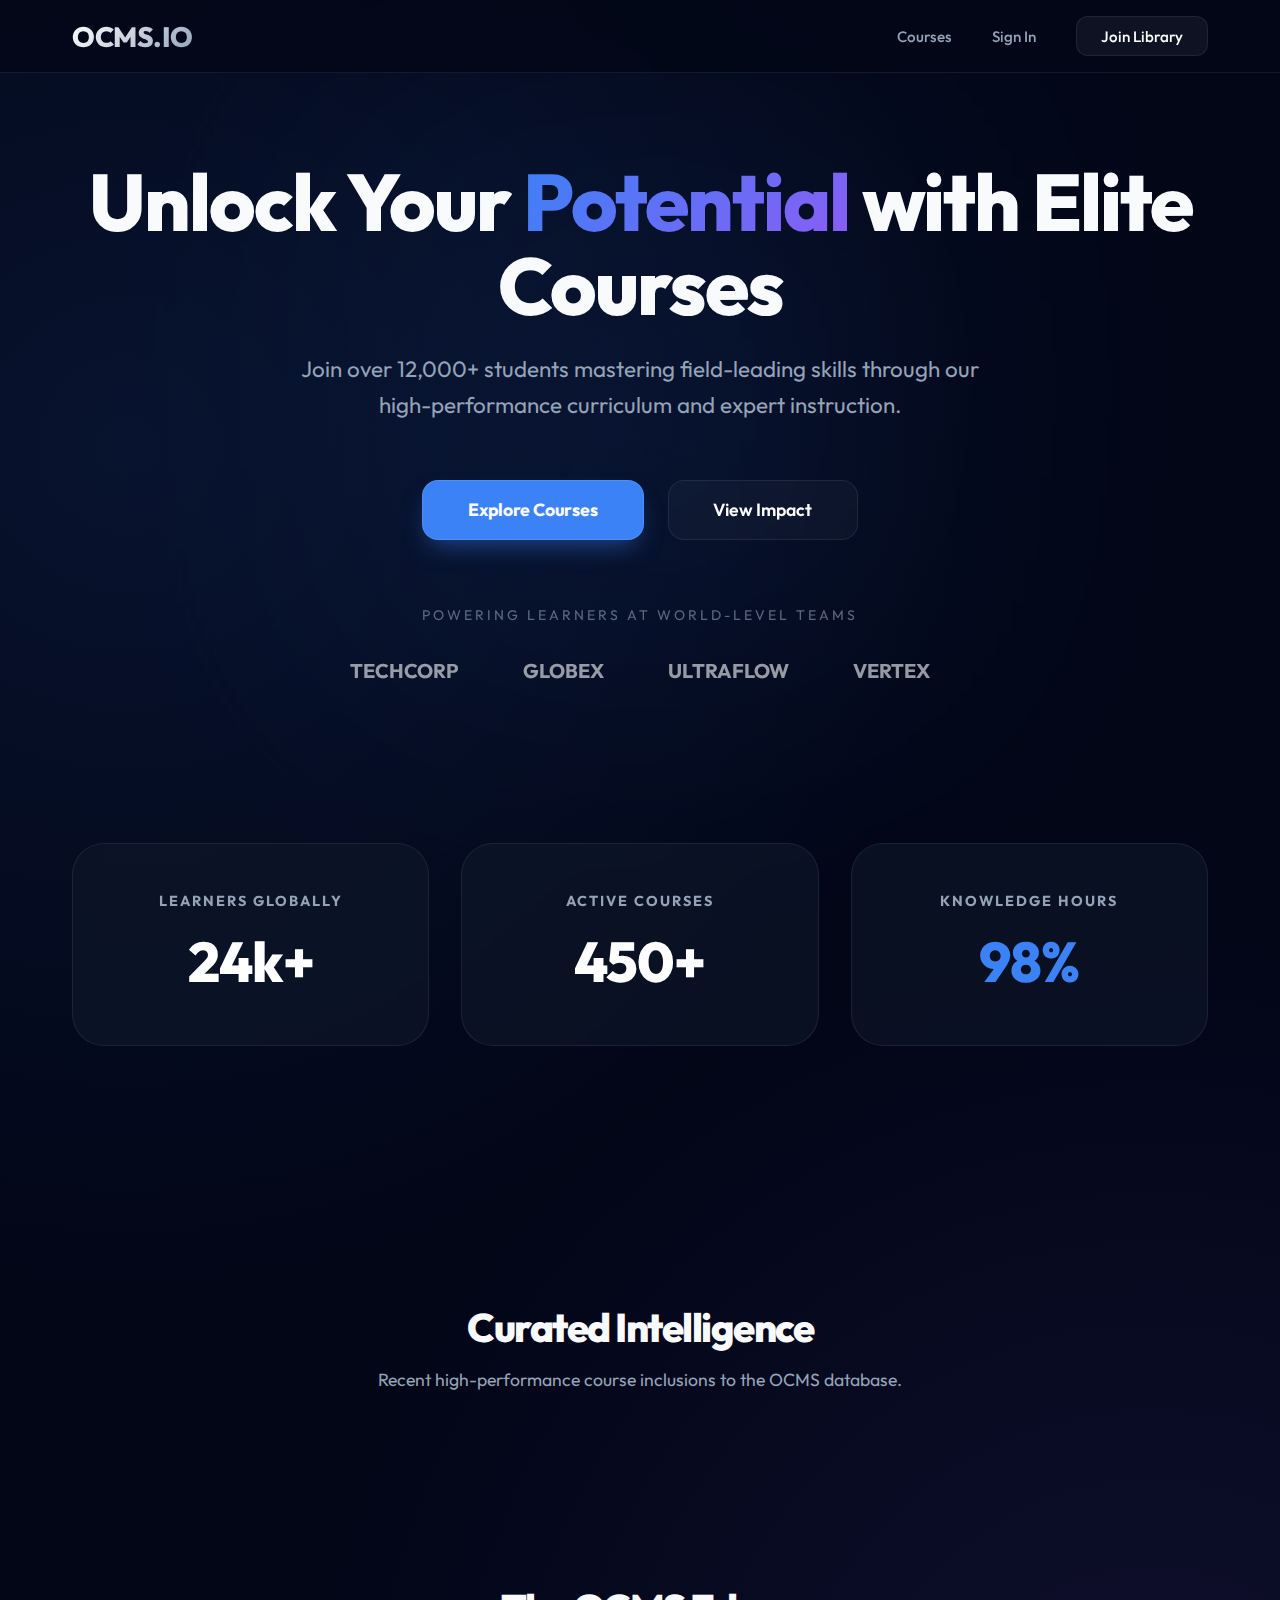
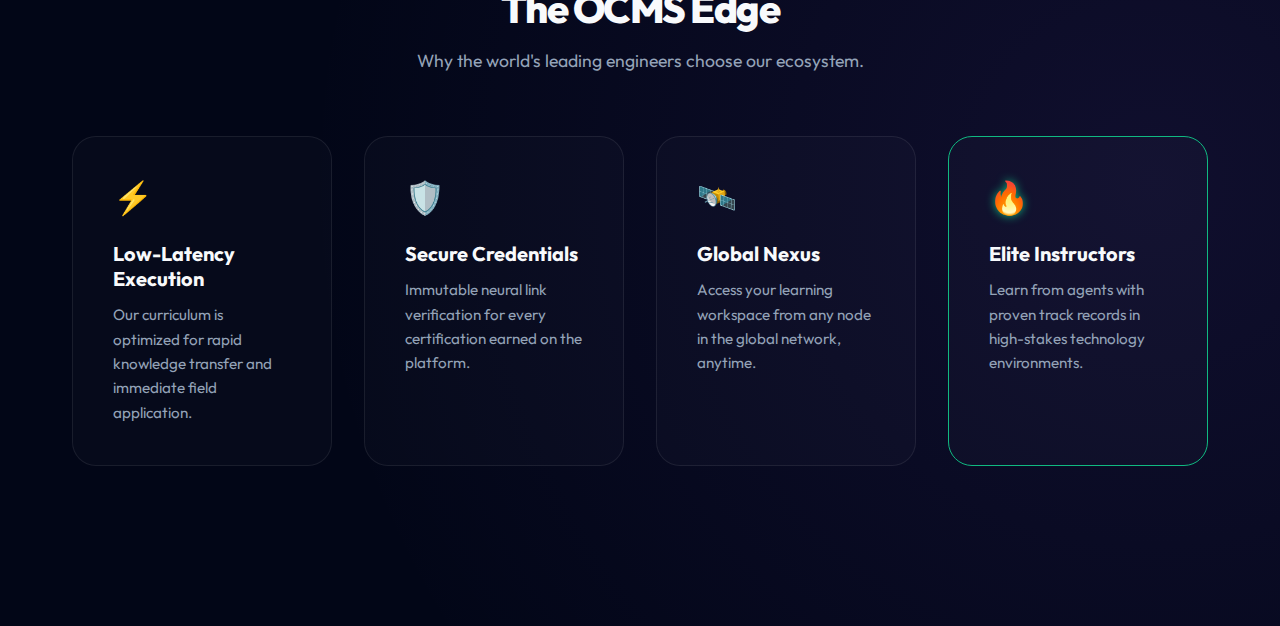
<file: ocms/frontend/index.html>
<!DOCTYPE html>
<html lang="en">

<head>
    <meta charset="UTF-8">
    <meta name="viewport" content="width=device-width, initial-scale=1.0">
    <title>OCMS.IO - Elite Online Learning Platform</title>
    <link href="https://fonts.googleapis.com/css2?family=Outfit:wght@300;400;500;600;700;800&display=swap"
        rel="stylesheet">
    <style>
        :root {
            --bg-color: #020617;
            --primary: #3b82f6;
            --primary-glow: rgba(59, 130, 246, 0.5);
            --secondary: #8b5cf6;
            --secondary-glow: rgba(139, 92, 246, 0.5);
            --accent: #10b981;
            --card-bg: rgba(15, 23, 42, 0.6);
            --glass-border: rgba(255, 255, 255, 0.08);
            --text-main: #f8fafc;
            --text-dim: #94a3b8;
            --nav-bg: rgba(2, 6, 23, 0.8);
        }

        * {
            margin: 0;
            padding: 0;
            box-sizing: border-box;
            font-family: 'Outfit', sans-serif;
        }

        body {
            background-color: var(--bg-color);
            color: var(--text-main);
            min-height: 100vh;
            overflow-x: hidden;
            background-image:
                radial-gradient(circle at 10% 20%, rgba(59, 130, 246, 0.1) 0%, transparent 40%),
                radial-gradient(circle at 90% 80%, rgba(139, 92, 246, 0.1) 0%, transparent 40%);
        }

        /* Animations */
        @keyframes float {

            0%,
            100% {
                transform: translateY(0);
            }

            50% {
                transform: translateY(-10px);
            }
        }

        @keyframes fadeIn {
            from {
                opacity: 0;
                transform: translateY(20px);
            }

            to {
                opacity: 1;
                transform: translateY(0);
            }
        }

        @keyframes pulse {
            0% {
                box-shadow: 0 0 0 0 rgba(59, 130, 246, 0.4);
            }

            70% {
                box-shadow: 0 0 0 20px rgba(59, 130, 246, 0);
            }

            100% {
                box-shadow: 0 0 0 0 rgba(59, 130, 246, 0);
            }
        }

        .container {
            max-width: 1200px;
            margin: 0 auto;
            padding: 0 2rem;
        }

        /* Navigation */
        nav {
            position: fixed;
            top: 0;
            left: 0;
            right: 0;
            z-index: 1000;
            background: var(--nav-bg);
            backdrop-filter: blur(12px);
            border-bottom: 1px solid var(--glass-border);
            padding: 1rem 0;
        }

        nav .container {
            display: flex;
            justify-content: space-between;
            align-items: center;
        }

        .logo {
            font-size: 1.75rem;
            font-weight: 800;
            background: linear-gradient(135deg, #fff 0%, var(--text-dim) 100%);
            -webkit-background-clip: text;
            background-clip: text;
            -webkit-text-fill-color: transparent;
            text-decoration: none;
            letter-spacing: -0.5px;
        }

        .nav-links {
            display: flex;
            gap: 2.5rem;
            align-items: center;
        }

        .nav-links a {
            color: var(--text-dim);
            text-decoration: none;
            font-size: 0.95rem;
            font-weight: 500;
            transition: all 0.3s;
        }

        .nav-links a:hover {
            color: var(--primary);
            text-shadow: 0 0 10px var(--primary-glow);
        }

        .nav-links .auth-btn {
            background: rgba(255, 255, 255, 0.05);
            padding: 0.6rem 1.5rem;
            border-radius: 12px;
            border: 1px solid var(--glass-border);
            color: #fff;
        }

        .nav-links .auth-btn:hover {
            background: var(--primary);
            border-color: var(--primary);
            transform: translateY(-2px);
        }

        /* Hero Section */
        .hero {
            padding: 10rem 0 6rem;
            text-align: center;
            position: relative;
        }

        .hero::before {
            content: '';
            position: absolute;
            top: 50%;
            left: 50%;
            transform: translate(-50%, -50%);
            width: 600px;
            height: 600px;
            background: var(--primary-glow);
            filter: blur(150px);
            opacity: 0.15;
            z-index: -1;
        }

        .hero h1 {
            font-size: clamp(3rem, 8vw, 5rem);
            font-weight: 800;
            line-height: 1.05;
            margin-bottom: 1.5rem;
            letter-spacing: -2px;
            animation: fadeIn 0.8s ease-out;
        }

        .hero h1 span {
            background: linear-gradient(135deg, var(--primary), var(--secondary));
            -webkit-background-clip: text;
            background-clip: text;
            -webkit-text-fill-color: transparent;
        }

        .hero p {
            font-size: clamp(1.1rem, 3vw, 1.4rem);
            color: var(--text-dim);
            max-width: 700px;
            margin: 0 auto 3.5rem;
            line-height: 1.6;
            animation: fadeIn 1s ease-out;
        }

        .hero-btns {
            display: flex;
            gap: 1.5rem;
            justify-content: center;
            animation: fadeIn 1.2s ease-out;
        }

        .btn-primary {
            background: var(--primary);
            color: white;
            padding: 1.1rem 2.8rem;
            border-radius: 16px;
            text-decoration: none;
            font-weight: 700;
            font-size: 1.1rem;
            box-shadow: 0 12px 24px -8px var(--primary-glow);
            transition: all 0.4s cubic-bezier(0.175, 0.885, 0.32, 1.275);
            border: 1px solid rgba(255, 255, 255, 0.1);
        }

        .btn-primary:hover {
            transform: translateY(-5px) scale(1.03);
            box-shadow: 0 20px 40px -12px var(--primary-glow);
            background: var(--primary-dark);
        }

        .btn-secondary {
            background: rgba(255, 255, 255, 0.03);
            color: white;
            padding: 1.1rem 2.8rem;
            border-radius: 16px;
            text-decoration: none;
            font-weight: 600;
            font-size: 1.1rem;
            border: 1px solid var(--glass-border);
            backdrop-filter: blur(8px);
            transition: all 0.3s;
        }

        .btn-secondary:hover {
            background: rgba(255, 255, 255, 0.08);
            border-color: var(--text-dim);
            transform: translateY(-3px);
        }

        /* Stats Grid */
        .stats-section {
            padding: 4rem 0 8rem;
        }

        .stats-grid {
            display: grid;
            grid-template-columns: repeat(auto-fit, minmax(280px, 1fr));
            gap: 2rem;
        }

        .stat-card {
            background: var(--card-bg);
            backdrop-filter: blur(12px);
            padding: 3rem 2rem;
            border-radius: 32px;
            border: 1px solid var(--glass-border);
            text-align: center;
            transition: all 0.4s ease;
            position: relative;
            overflow: hidden;
        }

        .stat-card::before {
            content: '';
            position: absolute;
            top: 0;
            left: 0;
            width: 100%;
            height: 4px;
            background: transparent;
            transition: background 0.3s;
        }

        .stat-card:hover {
            transform: translateY(-10px);
            border-color: rgba(59, 130, 246, 0.4);
            background: rgba(30, 41, 59, 0.8);
        }

        .stat-card:hover::before {
            background: var(--primary);
        }

        .stat-card h3 {
            color: var(--text-dim);
            font-size: 0.9rem;
            text-transform: uppercase;
            letter-spacing: 2px;
            margin-bottom: 1rem;
        }

        .stat-card .value {
            font-size: 3.5rem;
            font-weight: 800;
            color: #fff;
            letter-spacing: -1px;
        }

        /* Trusted By */
        .trusted-by {
            text-align: center;
            margin-top: 4rem;
            opacity: 0.6;
        }

        .trusted-by p {
            font-size: 0.875rem;
            text-transform: uppercase;
            letter-spacing: 3px;
            margin-bottom: 2rem;
        }

        .logo-cloud {
            display: flex;
            justify-content: center;
            gap: 4rem;
            filter: grayscale(1);
            flex-wrap: wrap;
        }

        .logo-cloud span {
            font-weight: 700;
            font-size: 1.25rem;
        }

        /* Domain Explorer (Categories) */
        .domain-explorer {
            padding: 2rem 0;
            display: flex;
            justify-content: center;
            gap: 1rem;
            flex-wrap: wrap;
            margin-bottom: 4rem;
        }

        .category-chip {
            padding: 0.6rem 1.4rem;
            background: rgba(255, 255, 255, 0.03);
            border: 1px solid var(--glass-border);
            border-radius: 12px;
            color: var(--text-dim);
            text-decoration: none;
            font-size: 0.9rem;
            font-weight: 600;
            transition: all 0.3s;
            cursor: pointer;
        }

        .category-chip:hover {
            background: var(--primary);
            color: #fff;
            border-color: var(--primary);
            transform: translateY(-2px);
            box-shadow: 0 10px 20px -5px var(--primary-glow);
        }

        /* Curated Course Grid */
        .section-header {
            margin-bottom: 4rem;
            text-align: center;
        }

        .section-header h2 {
            font-size: 2.5rem;
            font-weight: 800;
            letter-spacing: -1.5px;
            margin-bottom: 1rem;
        }

        .section-header p {
            color: var(--text-dim);
            font-size: 1.1rem;
        }

        .curated-grid {
            display: grid;
            grid-template-columns: repeat(auto-fit, minmax(320px, 1fr));
            gap: 2.5rem;
            margin-bottom: 8rem;
        }

        .preview-card {
            background: var(--card-bg);
            border-radius: 28px;
            border: 1px solid var(--glass-border);
            overflow: hidden;
            transition: all 0.4s cubic-bezier(0.4, 0, 0.2, 1);
            text-decoration: none;
            color: inherit;
            display: flex;
            flex-direction: column;
        }

        .preview-card:hover {
            transform: translateY(-10px);
            border-color: rgba(59, 130, 246, 0.4);
            background: rgba(30, 41, 59, 0.8);
        }

        .card-preview-img {
            height: 180px;
            background: linear-gradient(135deg, #1e293b, #0f172a);
            display: flex;
            align-items: center;
            justify-content: center;
            font-size: 3rem;
            position: relative;
        }

        .price-badge {
            position: absolute;
            bottom: 1rem;
            right: 1.5rem;
            background: var(--primary);
            padding: 0.4rem 1rem;
            border-radius: 10px;
            font-weight: 800;
            font-size: 0.85rem;
            box-shadow: 0 4px 12px var(--primary-glow);
        }

        .card-content {
            padding: 1.75rem;
        }

        .card-content h3 {
            font-size: 1.25rem;
            margin-bottom: 0.75rem;
            font-weight: 700;
            line-height: 1.3;
        }

        .card-content p {
            font-size: 0.9rem;
            color: var(--text-dim);
            margin-bottom: 1.5rem;
            line-height: 1.5;
            display: -webkit-box;
            line-clamp: 2;
            -webkit-line-clamp: 2;
            -webkit-box-orient: vertical;
            overflow: hidden;
        }

        /* OCMS Edge Features */
        .features-grid {
            display: grid;
            grid-template-columns: repeat(auto-fit, minmax(250px, 1fr));
            gap: 2rem;
            margin-bottom: 10rem;
        }

        .feature-card {
            padding: 2.5rem;
            border-radius: 24px;
            background: rgba(255, 255, 255, 0.02);
            border: 1px solid var(--glass-border);
            text-align: left;
            transition: all 0.3s;
        }

        .feature-card:hover {
            border-color: var(--secondary-glow);
            background: rgba(255, 255, 255, 0.04);
        }

        .feature-icon {
            font-size: 2rem;
            margin-bottom: 1.5rem;
            display: block;
        }

        .feature-card h4 {
            font-size: 1.25rem;
            margin-bottom: 0.75rem;
            font-weight: 700;
        }

        .feature-card p {
            color: var(--text-dim);
            font-size: 0.95rem;
            line-height: 1.6;
        }

        @media (max-width: 768px) {
            .nav-links {
                display: none;
            }

            .hero-btns {
                flex-direction: column;
            }

            .stat-card {
                padding: 2rem 1.5rem;
            }

            .stat-card .value {
                font-size: 2.5rem;
            }
        }
    </style>
</head>

<body>
    <nav>
        <div class="container">
            <a href="/" class="logo">OCMS.IO</a>
            <div class="nav-links" id="navLinks">
                <a href="/courses/">Courses</a>
                <a href="/dashboard/" id="dashboardLink" style="display: none;">Analytics</a>
                <a href="/login/" id="loginLink">Sign In</a>
                <a href="/register/" id="registerLink" class="auth-btn">Join Library</a>
                <a href="/profile/" id="profileLink" style="display: none;">My Profile</a>
                <a href="#" id="logoutLink" style="display: none; color: #ef4444;">Sign Out</a>
            </div>
        </div>
    </nav>

    <main>
        <div class="container">
            <section class="hero">
                <h1>Unlock Your <span>Potential</span> with Elite Courses</h1>
                <p>Join over 12,000+ students mastering field-leading skills through our high-performance curriculum and
                    expert instruction.</p>

                <div class="hero-btns">
                    <a href="/courses/" class="btn-primary">Explore Courses</a>
                    <a href="/dashboard/" class="btn-secondary" id="analyticsBtn">View Impact</a>
                </div>

                <div class="trusted-by">
                    <p>Powering learners at world-level teams</p>
                    <div class="logo-cloud">
                        <span>TECHCORP</span>
                        <span>GLOBEX</span>
                        <span>ULTRAFLOW</span>
                        <span>VERTEX</span>
                    </div>
                </div>
            </section>

            <section class="stats-section">
                <div class="stats-grid" id="statsGrid">
                    <div class="stat-card">
                        <h3>Learners Globally</h3>
                        <div class="value" id="totalUsers">24k+</div>
                    </div>
                    <div class="stat-card">
                        <h3>Active Courses</h3>
                        <div class="value" id="totalCourses">450+</div>
                    </div>
                    <div class="stat-card">
                        <h3>Knowledge Hours</h3>
                        <div class="value" id="totalEnrollments" style="color: var(--primary);">98%</div>
                    </div>
                </div>
            </section>

            <div class="domain-explorer" id="categoryList">
                <!-- Categories loaded here -->
            </div>

            <section class="curated-intelligence">
                <div class="section-header">
                    <h2>Curated <span>Intelligence</span></h2>
                    <p>Recent high-performance course inclusions to the OCMS database.</p>
                </div>
                <div class="curated-grid" id="featuredCourses">
                    <!-- Courses loaded here -->
                </div>
            </section>

            <section class="ocms-edge">
                <div class="section-header">
                    <h2>The <span>OCMS Edge</span></h2>
                    <p>Why the world's leading engineers choose our ecosystem.</p>
                </div>
                <div class="features-grid">
                    <div class="feature-card">
                        <span class="feature-icon">⚡</span>
                        <h4>Low-Latency Execution</h4>
                        <p>Our curriculum is optimized for rapid knowledge transfer and immediate field application.</p>
                    </div>
                    <div class="feature-card">
                        <span class="feature-icon">🛡️</span>
                        <h4>Secure Credentials</h4>
                        <p>Immutable neural link verification for every certification earned on the platform.</p>
                    </div>
                    <div class="feature-card">
                        <span class="feature-icon">🛰️</span>
                        <h4>Global Nexus</h4>
                        <p>Access your learning workspace from any node in the global network, anytime.</p>
                    </div>
                    <div class="feature-card" style="border-color: var(--accent);">
                        <span class="feature-icon" style="text-shadow: 0 0 10px var(--accent);">🔥</span>
                        <h4>Elite Instructors</h4>
                        <p>Learn from agents with proven track records in high-stakes technology environments.</p>
                    </div>
                </div>
            </section>
        </div>
        </div>
    </main>

    <script>
        // Auth State Management
        const token = localStorage.getItem('access');
        const loginLink = document.getElementById('loginLink');
        const registerLink = document.getElementById('registerLink');
        const logoutLink = document.getElementById('logoutLink');
        const profileLink = document.getElementById('profileLink');
        const dashboardLink = document.getElementById('dashboardLink');

        if (token) {
            loginLink.style.display = 'none';
            registerLink.style.display = 'none';
            logoutLink.style.display = 'inline';
            profileLink.style.display = 'inline';
            dashboardLink.style.display = 'inline';
        }

        logoutLink.addEventListener('click', (e) => {
            e.preventDefault();
            localStorage.clear();
            window.location.reload();
        });

        // Fetch Live Stats for Cards
        async function loadHomeContent() {
            try {
                // Fetch Stats
                const statsRes = await fetch('http://127.0.0.1:8000/api/analytics/');
                if (statsRes.ok) {
                    const data = await statsRes.json();
                    document.getElementById('totalUsers').textContent = data.summary.total_users;
                    document.getElementById('totalCourses').textContent = data.summary.total_courses + '+';
                    document.getElementById('totalEnrollments').textContent = data.summary.total_hours + 'h';
                }

                // Fetch Categories
                const catRes = await fetch('http://127.0.0.1:8000/api/categories/');
                if (catRes.ok) {
                    const cats = await catRes.json();
                    const catList = document.getElementById('categoryList');
                    catList.innerHTML = cats.results.map(c => `<a href="/courses/?category=${c.id}" class="category-chip">${c.name}</a>`).join('');
                }

                // Fetch Recent Courses
                const courseRes = await fetch('http://127.0.0.1:8000/api/courses/');
                if (courseRes.ok) {
                    const courses = await courseRes.json();
                    const grid = document.getElementById('featuredCourses');
                    grid.innerHTML = courses.results.slice(0, 3).map(c => `
                        <a href="/course-detail/?id=${c.id}" class="preview-card">
                            <div class="card-preview-img" style="background-image: url('${c.thumbnail_url}'); background-size: cover; background-position: center;">
                                <span class="price-badge">$${c.price}</span>
                            </div>
                            <div class="card-content">
                                <h3>${c.title}</h3>
                                <p>${c.description}</p>
                                <div style="display: flex; justify-content: space-between; align-items: center;">
                                    <span style="color: var(--primary); font-weight: 700; font-size: 0.8rem;">🚀 ENROLL NOW</span>
                                    <span style="color: var(--text-dim); font-size: 0.8rem;">${c.level}</span>
                                </div>
                            </div>
                        </a>
                    `).join('');
                }
            } catch (err) { console.error('Home content load failure', err); }
        }

        loadHomeContent();

        // Add smooth scroll behavior
        document.querySelectorAll('a[href^="#"]').forEach(anchor => {
            anchor.addEventListener('click', function (e) {
                e.preventDefault();
                document.querySelector(this.getAttribute('href')).scrollIntoView({
                    behavior: 'smooth'
                });
            });
        });
    </script>
</body>

</html>
</file>
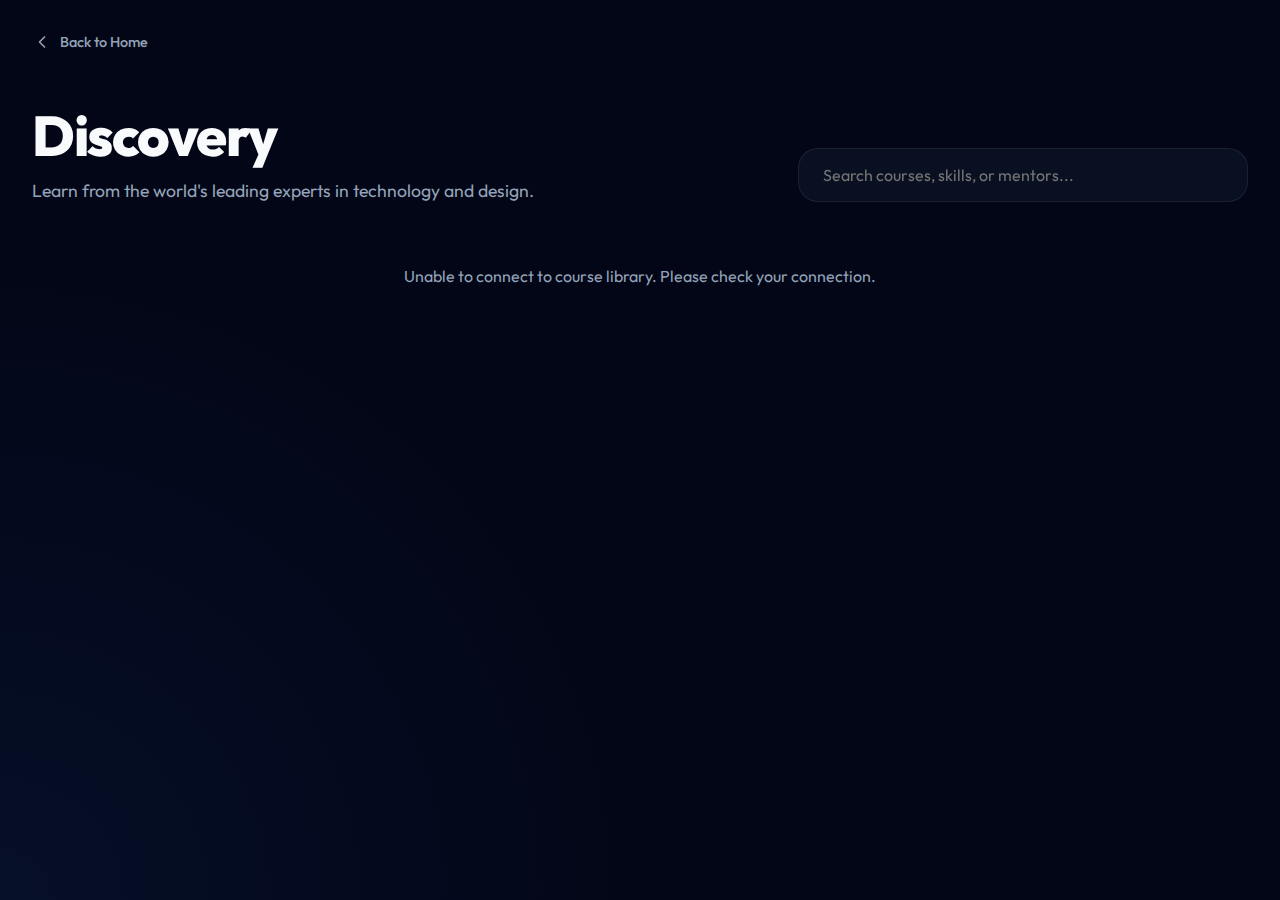
<file: ocms/frontend/courses.html>
<!DOCTYPE html>
<html lang="en">

<head>
    <meta charset="UTF-8">
    <meta name="viewport" content="width=device-width, initial-scale=1.0">
    <title>Discovery - OCMS.IO</title>
    <link href="https://fonts.googleapis.com/css2?family=Outfit:wght@300;400;500;600;700;800&display=swap"
        rel="stylesheet">
    <style>
        :root {
            --bg-color: #020617;
            --primary: #3b82f6;
            --primary-glow: rgba(59, 130, 246, 0.4);
            --secondary: #8b5cf6;
            --card-bg: rgba(15, 23, 42, 0.6);
            --glass-border: rgba(255, 255, 255, 0.08);
            --text-main: #f8fafc;
            --text-dim: #94a3b8;
        }

        * {
            margin: 0;
            padding: 0;
            box-sizing: border-box;
            font-family: 'Outfit', sans-serif;
        }

        body {
            background-color: var(--bg-color);
            color: var(--text-main);
            min-height: 100vh;
            background-image: radial-gradient(circle at bottom left, rgba(59, 130, 246, 0.08), transparent 40%);
        }

        .container {
            max-width: 1300px;
            margin: 0 auto;
            padding: 2rem;
        }

        nav {
            display: flex;
            justify-content: space-between;
            align-items: center;
            padding-bottom: 3rem;
        }

        .back-link {
            display: flex;
            align-items: center;
            gap: 0.5rem;
            color: var(--text-dim);
            text-decoration: none;
            font-size: 0.9rem;
            font-weight: 500;
            transition: color 0.3s;
        }

        .back-link:hover {
            color: #fff;
        }

        header {
            margin-bottom: 4rem;
            display: flex;
            justify-content: space-between;
            align-items: flex-end;
            flex-wrap: wrap;
            gap: 2rem;
        }

        .page-title h1 {
            font-size: 3.5rem;
            font-weight: 800;
            letter-spacing: -1.5px;
            margin-bottom: 0.5rem;
        }

        .page-title p {
            color: var(--text-dim);
            font-size: 1.1rem;
        }

        .search-container {
            position: relative;
            width: 100%;
            max-width: 450px;
        }

        .search-bar {
            width: 100%;
            background: var(--card-bg);
            border: 1px solid var(--glass-border);
            padding: 1rem 1.5rem;
            border-radius: 20px;
            color: #fff;
            font-size: 1rem;
            outline: none;
            backdrop-filter: blur(12px);
            transition: all 0.3s;
        }

        .search-bar:focus {
            border-color: var(--primary);
            box-shadow: 0 0 20px var(--primary-glow);
        }

        /* Course Grid */
        .course-grid {
            display: grid;
            grid-template-columns: repeat(auto-fill, minmax(360px, 1fr));
            gap: 2.5rem;
        }

        .course-card {
            background: var(--card-bg);
            border: 1px solid var(--glass-border);
            border-radius: 32px;
            overflow: hidden;
            transition: all 0.5s cubic-bezier(0.4, 0, 0.2, 1);
            position: relative;
            display: flex;
            flex-direction: column;
            cursor: pointer;
        }

        .course-card:hover {
            transform: translateY(-12px) scale(1.02);
            border-color: rgba(59, 130, 246, 0.4);
            box-shadow: 0 30px 60px -20px rgba(0, 0, 0, 0.6);
        }

        .card-image {
            height: 220px;
            background: linear-gradient(135deg, #1e293b 0%, #0f172a 100%);
            position: relative;
            display: flex;
            align-items: center;
            justify-content: center;
            font-size: 4rem;
        }

        .level-badge {
            position: absolute;
            top: 1.5rem;
            left: 1.5rem;
            background: rgba(15, 23, 42, 0.8);
            backdrop-filter: blur(8px);
            padding: 0.5rem 1rem;
            border-radius: 12px;
            font-size: 0.75rem;
            font-weight: 700;
            color: var(--primary);
            border: 1px solid var(--glass-border);
            text-transform: uppercase;
            letter-spacing: 1px;
        }

        .course-body {
            padding: 2rem;
            flex-grow: 1;
            display: flex;
            flex-direction: column;
        }

        .category {
            color: var(--text-dim);
            font-size: 0.8rem;
            font-weight: 600;
            text-transform: uppercase;
            letter-spacing: 2px;
            margin-bottom: 0.75rem;
        }

        .course-body h3 {
            font-size: 1.5rem;
            font-weight: 700;
            margin-bottom: 1rem;
            line-height: 1.3;
        }

        .course-body p {
            color: var(--text-dim);
            font-size: 0.95rem;
            line-height: 1.6;
            margin-bottom: 2rem;
            display: -webkit-box;
            -webkit-line-clamp: 3;
            line-clamp: 3;
            -webkit-box-orient: vertical;
            overflow: hidden;
        }

        .card-footer {
            margin-top: auto;
            display: flex;
            justify-content: space-between;
            align-items: center;
            padding-top: 1.5rem;
            border-top: 1px solid var(--glass-border);
        }

        .instructor {
            display: flex;
            align-items: center;
            gap: 0.75rem;
        }

        .instructor-avatar {
            width: 32px;
            height: 32px;
            background: var(--primary);
            border-radius: 50%;
            display: flex;
            align-items: center;
            justify-content: center;
            font-weight: 700;
            font-size: 0.8rem;
            color: #fff;
        }

        .instructor span {
            font-size: 0.9rem;
            font-weight: 500;
            color: var(--text-main);
        }

        .price-tag {
            font-size: 1.25rem;
            font-weight: 800;
            color: var(--text-main);
        }

        @media (max-width: 768px) {
            .page-title h1 {
                font-size: 2.5rem;
            }

            header {
                flex-direction: column;
                align-items: flex-start;
            }

            .search-container {
                max-width: 100%;
            }
        }
    </style>
</head>

<body>
    <div class="container">
        <nav>
            <a href="/" class="back-link">
                <svg width="20" height="20" viewBox="0 0 24 24" fill="none" stroke="currentColor" stroke-width="2"
                    stroke-linecap="round" stroke-linejoin="round">
                    <path d="m15 18-6-6 6-6" />
                </svg>
                Back to Home
            </a>
        </nav>

        <header>
            <div class="page-title">
                <h1>Discovery</h1>
                <p>Learn from the world's leading experts in technology and design.</p>
            </div>
            <div class="search-container">
                <input type="text" class="search-bar" id="searchInput"
                    placeholder="Search courses, skills, or mentors...">
            </div>
        </header>

        <div class="course-grid" id="courseGrid">
            <div style="grid-column: 1/-1; text-align: center; padding: 4rem; color: var(--text-dim);">
                Initializing library...
            </div>
        </div>
    </div>

    <script>
        const token = localStorage.getItem('access');

        async function loadCourses() {
            const grid = document.getElementById('courseGrid');
            try {
                const headers = {};
                if (token) {
                    headers['Authorization'] = `Bearer ${token}`;
                }

                const response = await fetch('http://127.0.0.1:8000/api/courses/', { headers });

                if (!response.ok) {
                    if (response.status === 401) throw new Error('Authentication required');
                    throw new Error('System error');
                }

                const result = await response.json();
                // Handle both paginated and non-paginated responses
                const courses = Array.isArray(result) ? result : (result.results || []);

                if (courses.length > 0) {
                    grid.innerHTML = '';
                    courses.forEach(course => {
                        const card = document.createElement('div');
                        card.className = 'course-card';
                        card.onclick = () => window.location.href = `/course-detail/?id=${course.id}`;

                        let icon = '🎓';
                        if (course.title.toLowerCase().includes('python')) icon = '🐍';
                        if (course.title.toLowerCase().includes('web')) icon = '🌐';
                        if (course.title.toLowerCase().includes('ui')) icon = '🎨';
                        if (course.title.toLowerCase().includes('data')) icon = '📊';
                        if (course.title.toLowerCase().includes('ai')) icon = '🤖';

                        card.innerHTML = `
                            <div class="card-image" style="background-image: url('${course.thumbnail_url}'); background-size: cover; background-position: center;">
                                <span class="level-badge">${course.level || 'General'}</span>
                            </div>
                            <div class="course-body">
                                <span class="category">${course.category_name || 'Expert Series'}</span>
                                <h3>${course.title}</h3>
                                <p>${course.description}</p>
                                <div class="card-footer">
                                    <div class="instructor">
                                        <div class="instructor-avatar">${course.instructor_name ? course.instructor_name[0] : 'I'}</div>
                                        <span>${course.instructor_name || 'Elite Mentor'}</span>
                                    </div>
                                    <div class="price-tag">$${course.price}</div>
                                </div>
                            </div>
                        `;
                        grid.appendChild(card);
                    });
                }
            } catch (err) {
                grid.innerHTML = '<div style="grid-column: 1/-1; text-align: center; color: var(--text-dim);">Unable to connect to course library. Please check your connection.</div>';
            }
        }

        document.getElementById('searchInput').addEventListener('input', (e) => {
            const term = e.target.value.toLowerCase();
            const cards = document.querySelectorAll('.course-card');
            cards.forEach(card => {
                const title = card.querySelector('h3').textContent.toLowerCase();
                const desc = card.querySelector('p').textContent.toLowerCase();
                if (title.includes(term) || desc.includes(term)) {
                    card.style.display = 'flex';
                } else {
                    card.style.display = 'none';
                }
            });
        });

        loadCourses();
    </script>
</body>

</html>
</file>
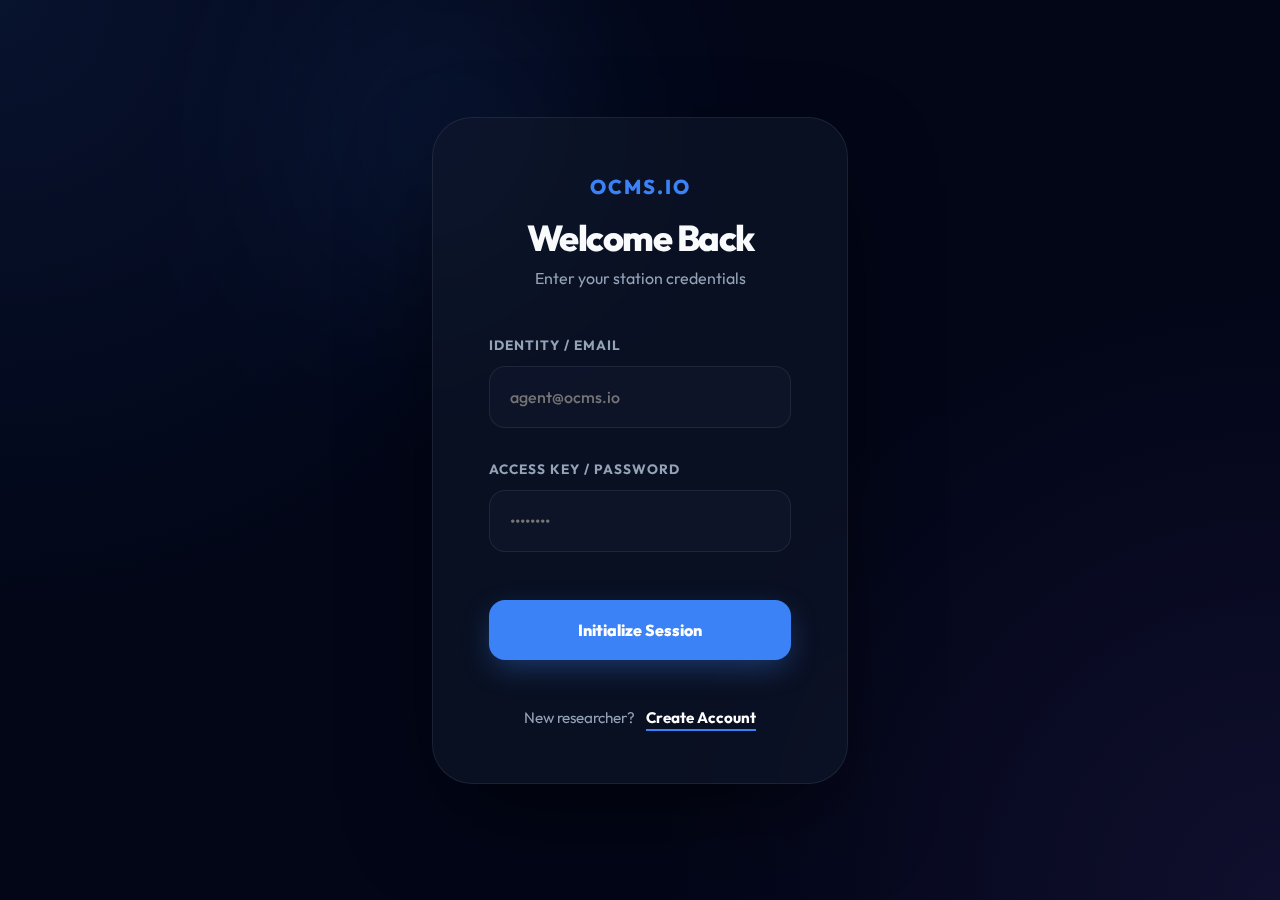
<file: ocms/frontend/login.html>
<!DOCTYPE html>
<html lang="en">

<head>
    <meta charset="UTF-8">
    <meta name="viewport" content="width=device-width, initial-scale=1.0">
    <title>Gateway - OCMS.IO</title>
    <link href="https://fonts.googleapis.com/css2?family=Outfit:wght@300;400;500;600;700;800&display=swap"
        rel="stylesheet">
    <style>
        :root {
            --bg-color: #020617;
            --primary: #3b82f6;
            --primary-glow: rgba(59, 130, 246, 0.4);
            --card-bg: rgba(15, 23, 42, 0.6);
            --glass-border: rgba(255, 255, 255, 0.08);
            --text-main: #f8fafc;
            --text-dim: #94a3b8;
        }

        * {
            margin: 0;
            padding: 0;
            box-sizing: border-box;
            font-family: 'Outfit', sans-serif;
        }

        body {
            background-color: var(--bg-color);
            color: var(--text-main);
            height: 100vh;
            display: flex;
            align-items: center;
            justify-content: center;
            background-image:
                radial-gradient(circle at 0% 0%, rgba(59, 130, 246, 0.1), transparent 40%),
                radial-gradient(circle at 100% 100%, rgba(139, 92, 246, 0.1), transparent 40%);
            overflow: hidden;
        }

        .login-container {
            width: 100%;
            max-width: 480px;
            padding: 2rem;
            position: relative;
        }

        .login-container::before {
            content: '';
            position: absolute;
            top: -50px;
            left: -50px;
            width: 200px;
            height: 200px;
            background: var(--primary);
            filter: blur(120px);
            opacity: 0.2;
            z-index: -1;
        }

        .login-card {
            background: var(--card-bg);
            backdrop-filter: blur(30px);
            padding: 3.5rem;
            border-radius: 40px;
            border: 1px solid var(--glass-border);
            box-shadow: 0 40px 100px -20px rgba(0, 0, 0, 0.6);
            position: relative;
            overflow: hidden;
        }

        .brand {
            margin-bottom: 3rem;
            text-align: center;
        }

        .brand-logo {
            font-size: 1.25rem;
            font-weight: 800;
            letter-spacing: 2px;
            text-transform: uppercase;
            color: var(--primary);
            margin-bottom: 1rem;
            display: block;
        }

        .brand h2 {
            font-size: 2.25rem;
            font-weight: 800;
            letter-spacing: -1.5px;
            margin-bottom: 0.5rem;
        }

        .brand p {
            color: var(--text-dim);
            font-size: 1rem;
        }

        .form-group {
            margin-bottom: 2rem;
            position: relative;
        }

        .form-group label {
            display: block;
            margin-bottom: 0.75rem;
            font-size: 0.85rem;
            font-weight: 700;
            text-transform: uppercase;
            letter-spacing: 1px;
            color: var(--text-dim);
            transition: color 0.3s;
        }

        .form-group input {
            width: 100%;
            background: rgba(15, 23, 42, 0.8);
            border: 1px solid var(--glass-border);
            padding: 1.25rem;
            border-radius: 16px;
            color: #fff;
            font-size: 1rem;
            font-weight: 500;
            transition: all 0.3s cubic-bezier(0.4, 0, 0.2, 1);
        }

        .form-group input:focus {
            outline: none;
            border-color: var(--primary);
            background: rgba(30, 41, 59, 0.8);
            box-shadow: 0 0 20px rgba(59, 130, 246, 0.1);
        }

        .form-group input:focus+label {
            color: var(--primary);
        }

        .btn-submit {
            width: 100%;
            background: var(--primary);
            color: #fff;
            padding: 1.25rem;
            border: none;
            border-radius: 16px;
            font-size: 1rem;
            font-weight: 800;
            cursor: pointer;
            transition: all 0.3s;
            box-shadow: 0 10px 30px -5px var(--primary-glow);
            margin-top: 1rem;
        }

        .btn-submit:hover {
            transform: translateY(-2px);
            box-shadow: 0 15px 40px -5px var(--primary-glow);
            background: #2563eb;
        }

        .error-box {
            background: rgba(239, 68, 68, 0.1);
            border: 1px solid rgba(239, 68, 68, 0.2);
            color: #ef4444;
            padding: 1rem;
            border-radius: 12px;
            font-size: 0.9rem;
            font-weight: 600;
            margin-bottom: 2rem;
            display: none;
            text-align: center;
        }

        .card-footer {
            margin-top: 3rem;
            text-align: center;
            font-size: 0.95rem;
            color: var(--text-dim);
        }

        .card-footer a {
            color: #fff;
            text-decoration: none;
            font-weight: 700;
            margin-left: 0.5rem;
            border-bottom: 2px solid var(--primary);
            padding-bottom: 2px;
        }

        .card-footer a:hover {
            color: var(--primary);
        }

        @keyframes fadeIn {
            from {
                opacity: 0;
                transform: translateY(20px);
            }

            to {
                opacity: 1;
                transform: translateY(0);
            }
        }

        .login-card {
            animation: fadeIn 0.8s cubic-bezier(0.16, 1, 0.3, 1);
        }
    </style>
</head>

<body>
    <div class="login-container">
        <div class="login-card">
            <div class="brand">
                <span class="brand-logo">OCMS.IO</span>
                <h2 id="loginTitle">Welcome Back</h2>
                <p id="loginSubtitle">Enter your station credentials</p>
            </div>

            <div id="errorMsg" class="error-box"></div>

            <form id="loginForm">
                <div class="form-group">
                    <label>Identity / Email</label>
                    <input type="email" id="email" placeholder="agent@ocms.io" required>
                </div>
                <div class="form-group">
                    <label>Access Key / Password</label>
                    <input type="password" id="password" placeholder="••••••••" autocomplete="current-password"
                        required>
                </div>
                <button type="submit" class="btn-submit">Initialize Session</button>
            </form>

            <div class="card-footer">
                New researcher? <a href="/register/">Create Account</a>
            </div>
        </div>
    </div>

    <script>
        const urlParams = new URLSearchParams(window.location.search);
        if (urlParams.has('registered')) {
            document.getElementById('loginTitle').textContent = 'Node Created';
            document.getElementById('loginSubtitle').textContent = 'Identity verified, please sign in';
            document.getElementById('loginSubtitle').style.color = '#10b981';
        }

        document.getElementById('loginForm').addEventListener('submit', async (e) => {
            e.preventDefault();
            const errorDiv = document.getElementById('errorMsg');
            errorDiv.style.display = 'none';

            const data = {
                email: document.getElementById('email').value,
                password: document.getElementById('password').value
            };

            try {
                const response = await fetch('http://127.0.0.1:8000/api/token/', {
                    method: 'POST',
                    headers: { 'Content-Type': 'application/json' },
                    body: JSON.stringify(data)
                });

                if (response.ok) {
                    const tokens = await response.json();
                    localStorage.setItem('access', tokens.access);
                    localStorage.setItem('refresh', tokens.refresh);
                    window.location.href = '/';
                } else {
                    errorDiv.textContent = 'Invalid credentials. Access denied.';
                    errorDiv.style.display = 'block';
                }
            } catch (err) {
                errorDiv.textContent = 'Neural link failure. Try again.';
                errorDiv.style.display = 'block';
            }
        });
    </script>
</body>

</html>
</file>
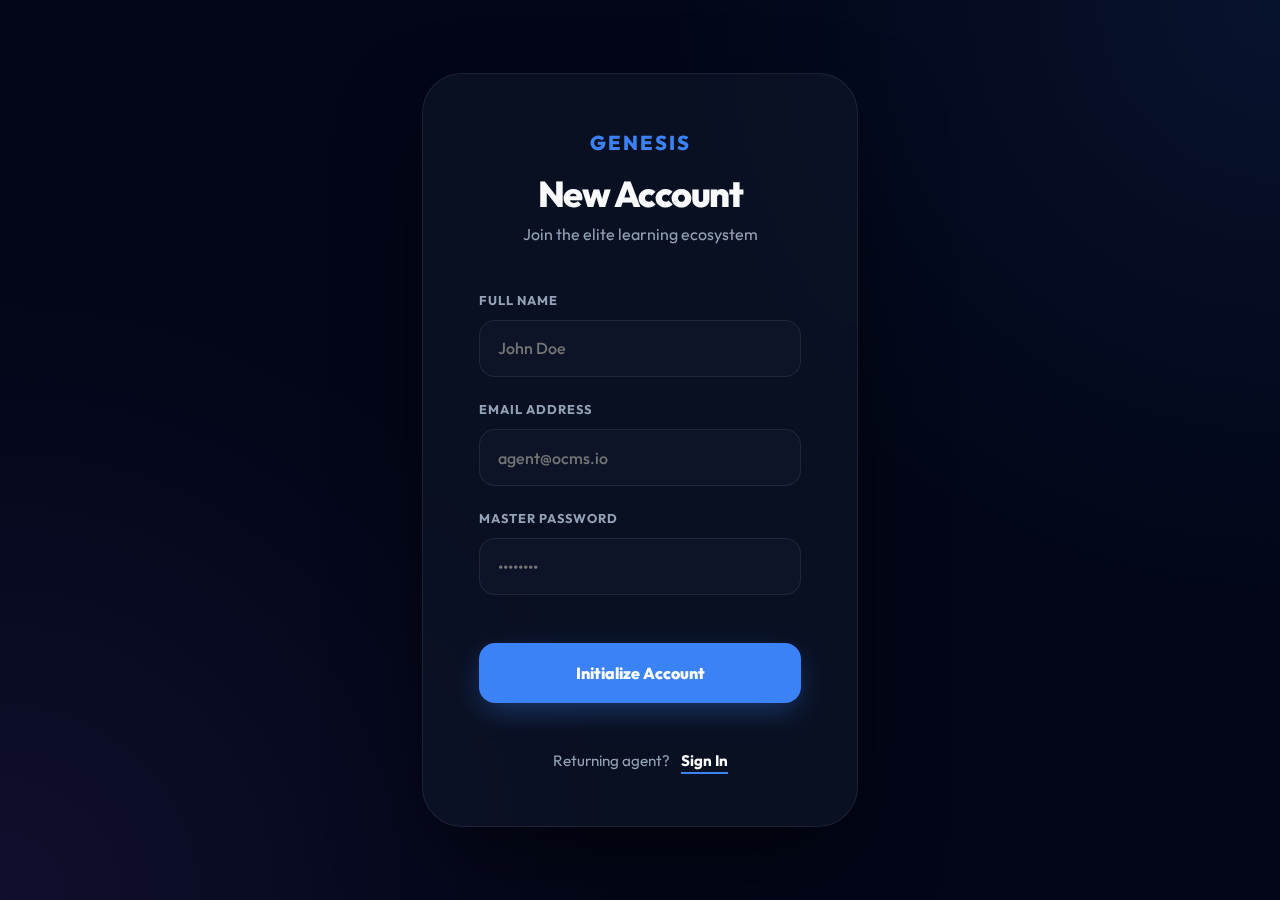
<file: ocms/frontend/register.html>
<!DOCTYPE html>
<html lang="en">

<head>
    <meta charset="UTF-8">
    <meta name="viewport" content="width=device-width, initial-scale=1.0">
    <title>Registration - OCMS.IO</title>
    <link href="https://fonts.googleapis.com/css2?family=Outfit:wght@300;400;500;600;700;800&display=swap"
        rel="stylesheet">
    <style>
        :root {
            --bg-color: #020617;
            --primary: #3b82f6;
            --primary-glow: rgba(59, 130, 246, 0.4);
            --card-bg: rgba(15, 23, 42, 0.6);
            --glass-border: rgba(255, 255, 255, 0.08);
            --text-main: #f8fafc;
            --text-dim: #94a3b8;
        }

        * {
            margin: 0;
            padding: 0;
            box-sizing: border-box;
            font-family: 'Outfit', sans-serif;
        }

        body {
            background-color: var(--bg-color);
            color: var(--text-main);
            height: 100vh;
            display: flex;
            align-items: center;
            justify-content: center;
            background-image:
                radial-gradient(circle at 100% 0%, rgba(59, 130, 246, 0.1), transparent 40%),
                radial-gradient(circle at 0% 100%, rgba(139, 92, 246, 0.1), transparent 40%);
            overflow: hidden;
        }

        .login-container {
            width: 100%;
            max-width: 500px;
            padding: 2rem;
            position: relative;
        }

        .login-card {
            background: var(--card-bg);
            backdrop-filter: blur(30px);
            padding: 3.5rem;
            border-radius: 40px;
            border: 1px solid var(--glass-border);
            box-shadow: 0 40px 100px -20px rgba(0, 0, 0, 0.6);
            position: relative;
        }

        .brand {
            margin-bottom: 3rem;
            text-align: center;
        }

        .brand-logo {
            font-size: 1.25rem;
            font-weight: 800;
            letter-spacing: 2px;
            text-transform: uppercase;
            color: var(--primary);
            margin-bottom: 1rem;
            display: block;
        }

        .brand h2 {
            font-size: 2.25rem;
            font-weight: 800;
            letter-spacing: -1.5px;
            margin-bottom: 0.5rem;
        }

        .brand p {
            color: var(--text-dim);
            font-size: 1rem;
        }

        .form-group {
            margin-bottom: 1.5rem;
        }

        .form-group label {
            display: block;
            margin-bottom: 0.75rem;
            font-size: 0.8rem;
            font-weight: 700;
            text-transform: uppercase;
            letter-spacing: 1px;
            color: var(--text-dim);
        }

        .form-group input {
            width: 100%;
            background: rgba(15, 23, 42, 0.8);
            border: 1px solid var(--glass-border);
            padding: 1.1rem;
            border-radius: 16px;
            color: #fff;
            font-size: 1rem;
            font-weight: 500;
            transition: all 0.3s;
        }

        .form-group input:focus {
            outline: none;
            border-color: var(--primary);
            background: rgba(30, 41, 59, 0.8);
            box-shadow: 0 0 20px rgba(59, 130, 246, 0.1);
        }

        .btn-submit {
            width: 100%;
            background: var(--primary);
            color: #fff;
            padding: 1.25rem;
            border: none;
            border-radius: 16px;
            font-size: 1rem;
            font-weight: 800;
            cursor: pointer;
            transition: all 0.3s;
            box-shadow: 0 10px 30px -5px var(--primary-glow);
            margin-top: 1.5rem;
        }

        .btn-submit:hover {
            transform: translateY(-2px);
            box-shadow: 0 15px 40px -5px var(--primary-glow);
        }

        .error-box {
            background: rgba(239, 68, 68, 0.1);
            border: 1px solid rgba(239, 68, 68, 0.2);
            color: #ef4444;
            padding: 1rem;
            border-radius: 12px;
            font-size: 0.9rem;
            font-weight: 600;
            margin-bottom: 2rem;
            display: none;
            text-align: center;
        }

        .card-footer {
            margin-top: 3rem;
            text-align: center;
            font-size: 0.95rem;
            color: var(--text-dim);
        }

        .card-footer a {
            color: #fff;
            text-decoration: none;
            font-weight: 700;
            margin-left: 0.5rem;
            border-bottom: 2px solid var(--primary);
            padding-bottom: 2px;
        }

        .card-footer a:hover {
            color: var(--primary);
        }

        @keyframes slideUp {
            from {
                opacity: 0;
                transform: translateY(30px);
            }

            to {
                opacity: 1;
                transform: translateY(0);
            }
        }

        .login-card {
            animation: slideUp 0.8s cubic-bezier(0.16, 1, 0.3, 1);
        }
    </style>
</head>

<body>
    <div class="login-container">
        <div class="login-card">
            <div class="brand">
                <span class="brand-logo">Genesis</span>
                <h2>New Account</h2>
                <p>Join the elite learning ecosystem</p>
            </div>

            <div id="errorMsg" class="error-box"></div>

            <form id="registerForm">
                <div class="form-group">
                    <label>Full Name</label>
                    <input type="text" id="fullName" placeholder="John Doe" required>
                </div>
                <div class="form-group">
                    <label>Email Address</label>
                    <input type="email" id="email" placeholder="agent@ocms.io" required>
                </div>
                <div class="form-group">
                    <label>Master Password</label>
                    <input type="password" id="password" placeholder="••••••••" required>
                </div>
                <button type="submit" class="btn-submit">Initialize Account</button>
            </form>

            <div class="card-footer">
                Returning agent? <a href="/login/">Sign In</a>
            </div>
        </div>
    </div>

    <script>
        document.getElementById('registerForm').addEventListener('submit', async (e) => {
            e.preventDefault();
            const errorDiv = document.getElementById('errorMsg');
            errorDiv.style.display = 'none';

            const data = {
                username: document.getElementById('email').value,
                email: document.getElementById('email').value,
                full_name: document.getElementById('fullName').value,
                password: document.getElementById('password').value,
                role: 'student'
            };

            try {
                const response = await fetch('http://127.0.0.1:8000/api/register/', {
                    method: 'POST',
                    headers: { 'Content-Type': 'application/json' },
                    body: JSON.stringify(data)
                });

                if (response.ok) {
                    window.location.href = '/login/?registered=true';
                } else {
                    const err = await response.json();
                    errorDiv.textContent = Object.values(err).flat().join(' ');
                    errorDiv.style.display = 'block';
                }
            } catch (err) {
                errorDiv.textContent = 'Neural link failure. Retry verification.';
                errorDiv.style.display = 'block';
            }
        });
    </script>
</body>

</html>
</file>
